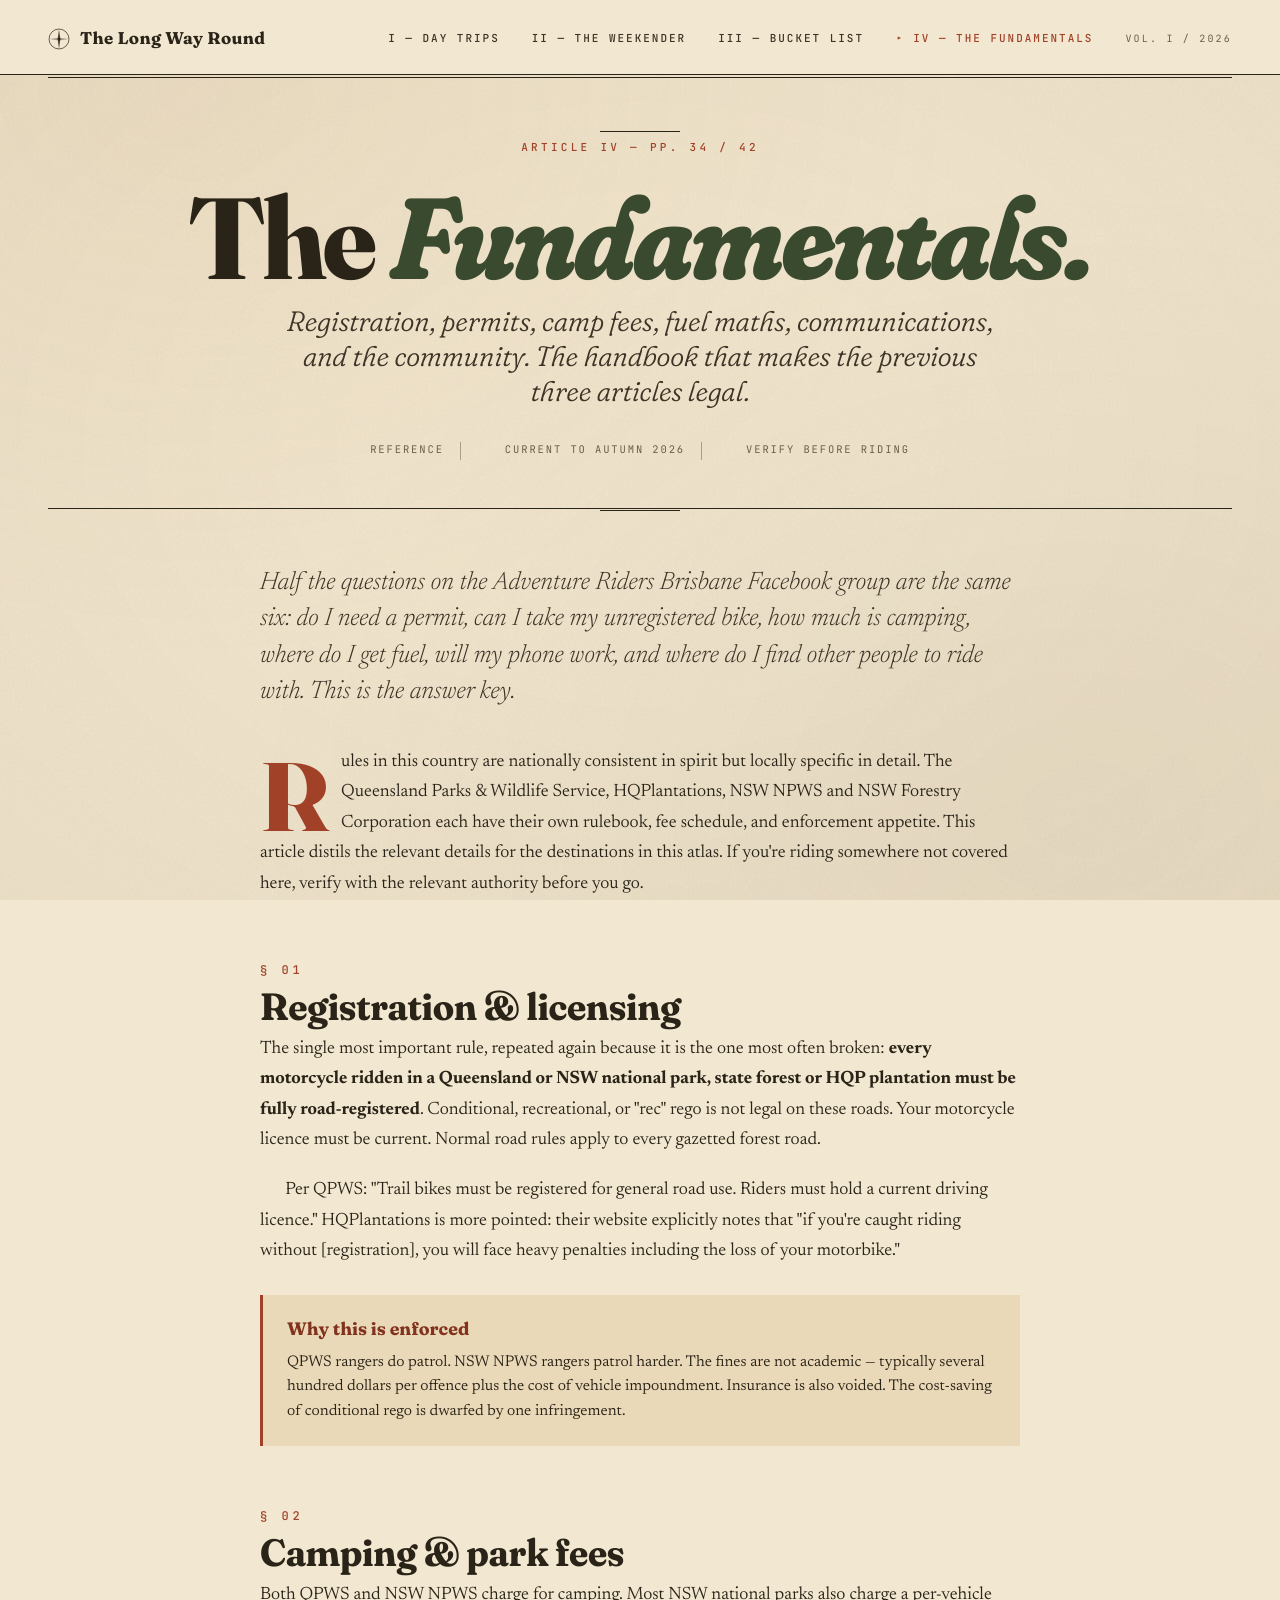
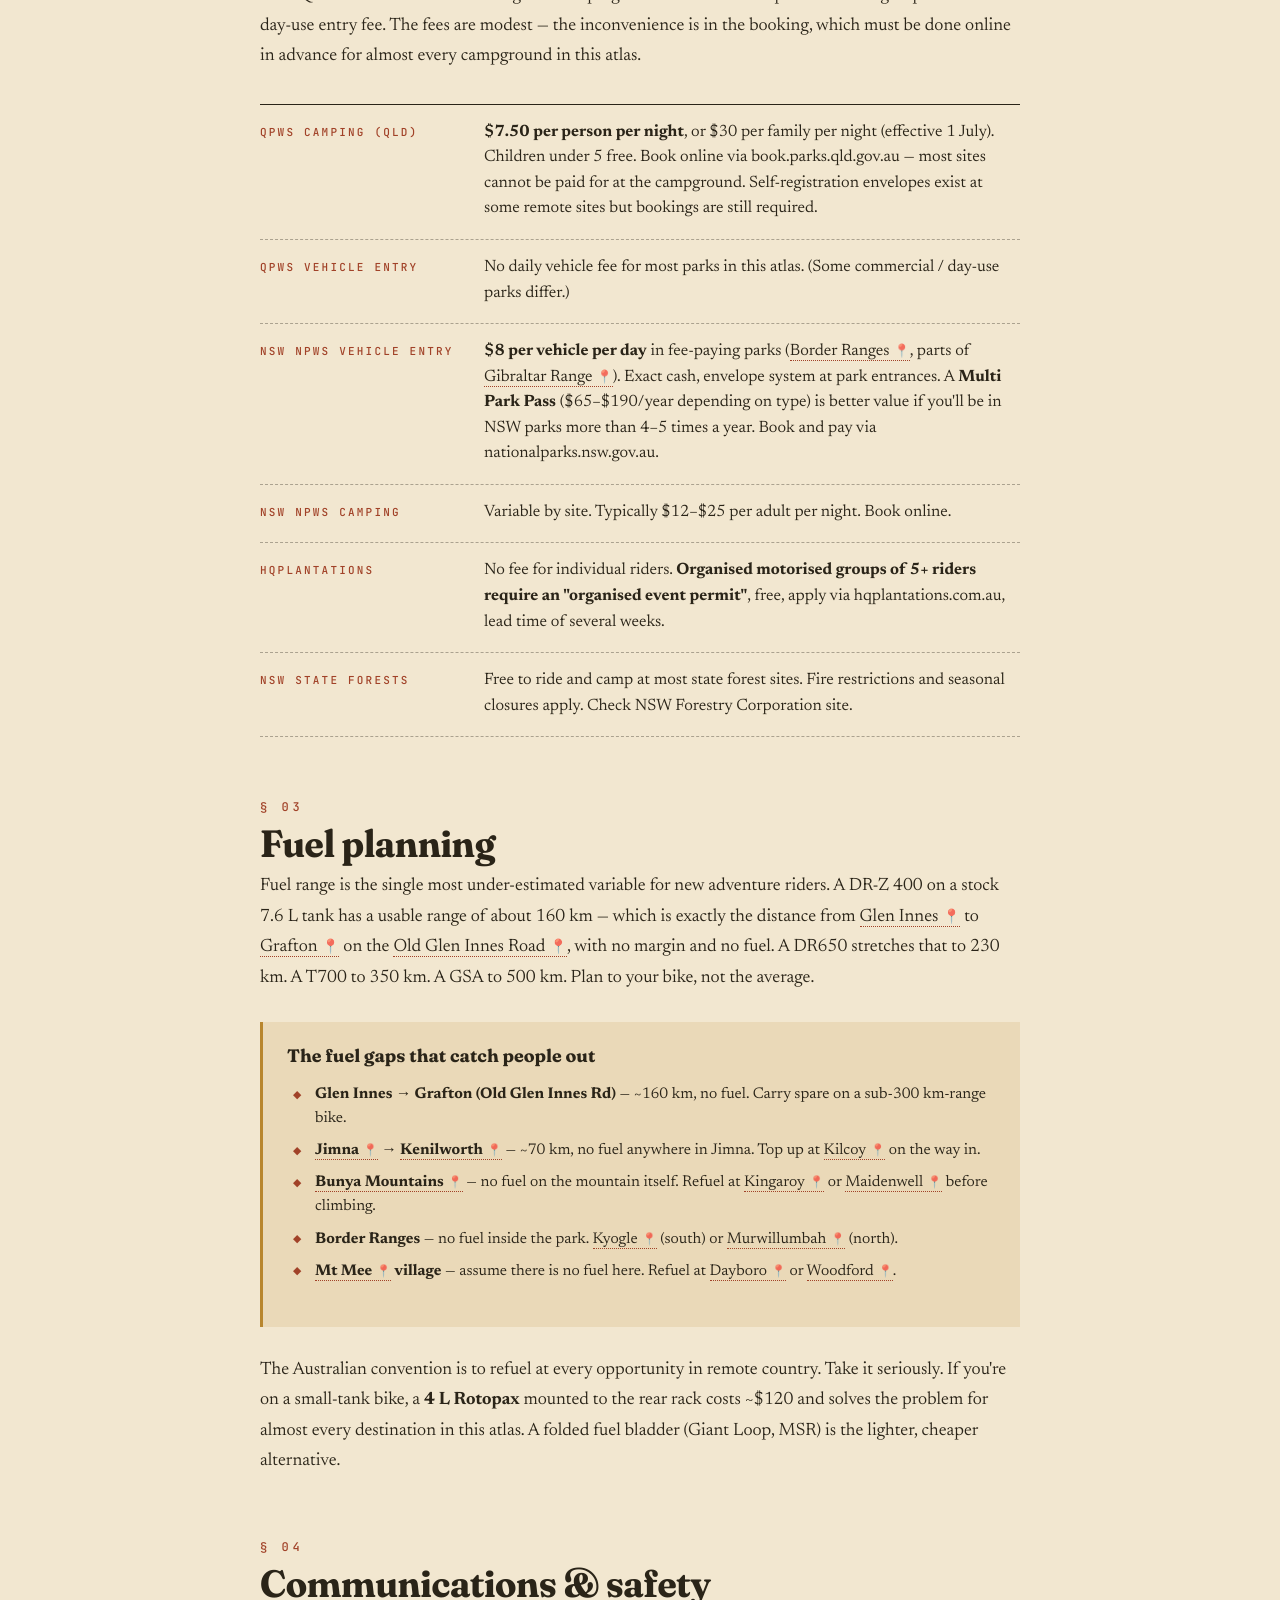
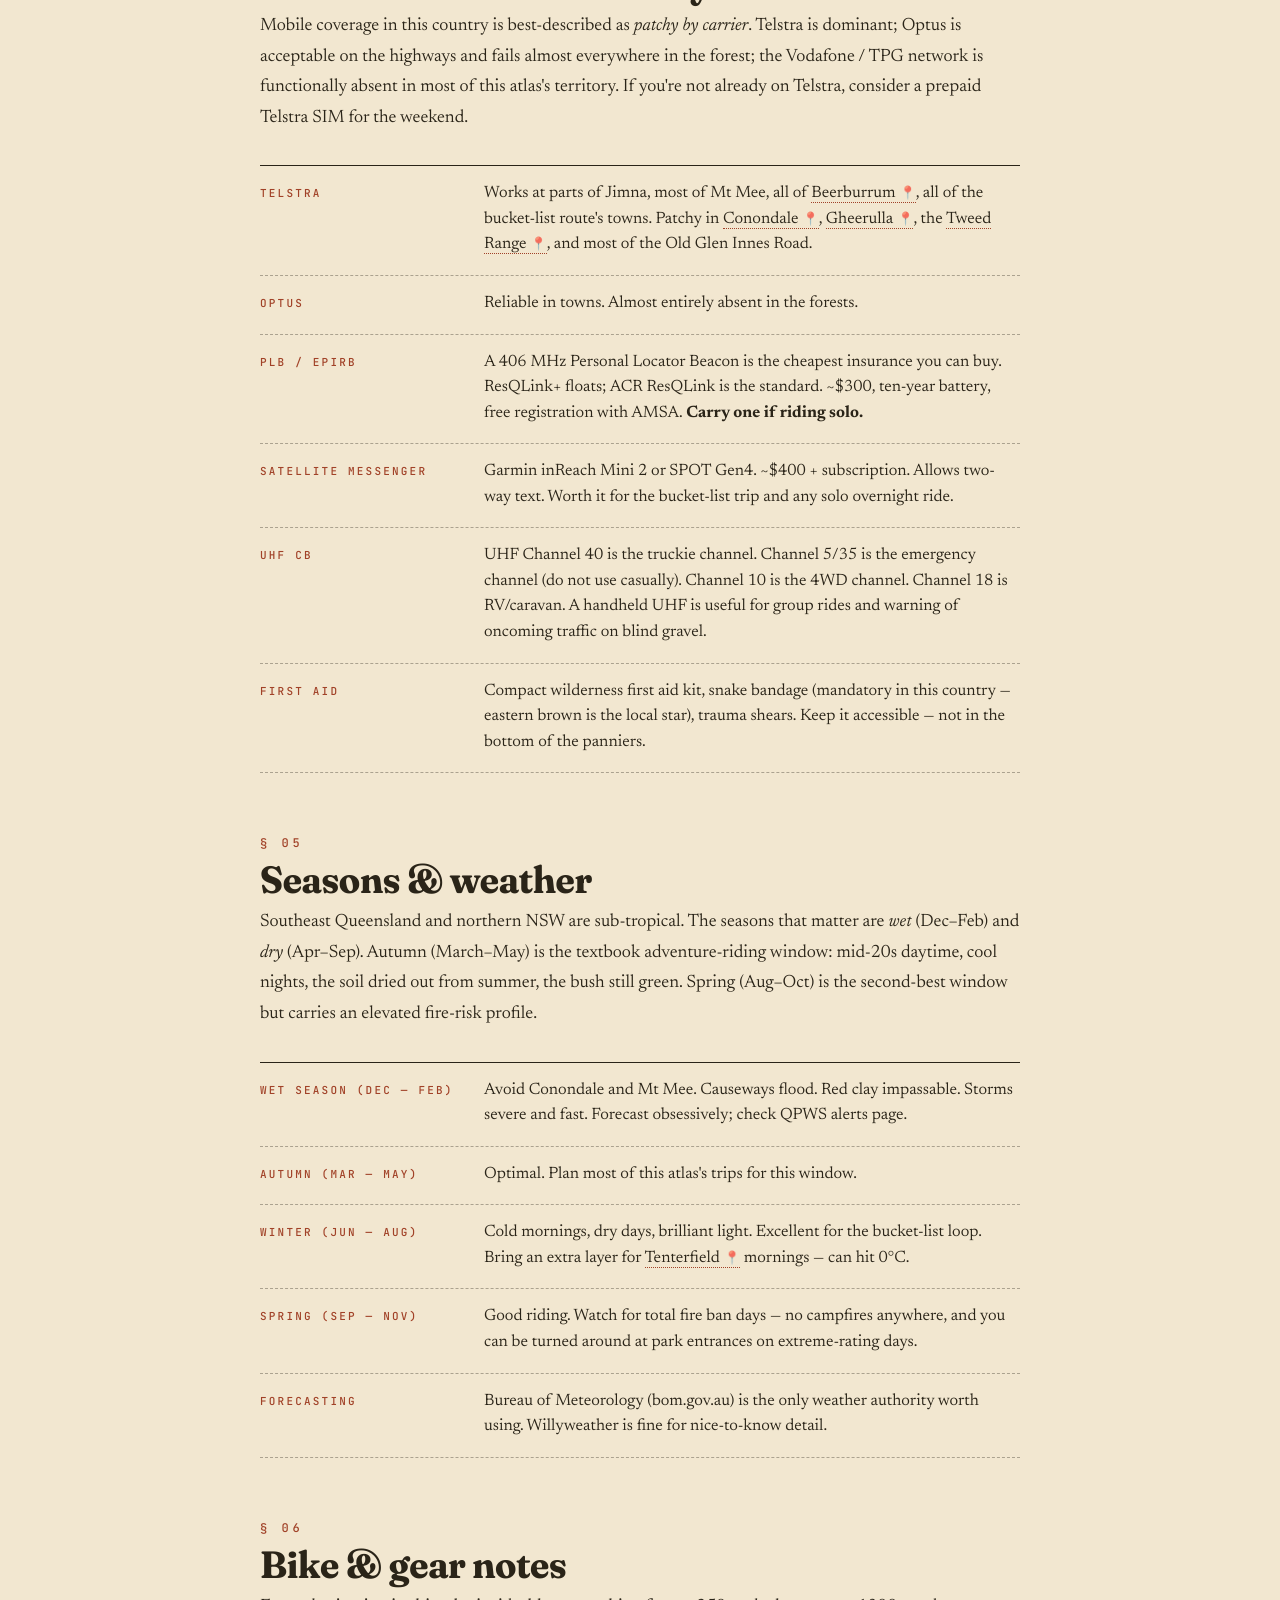
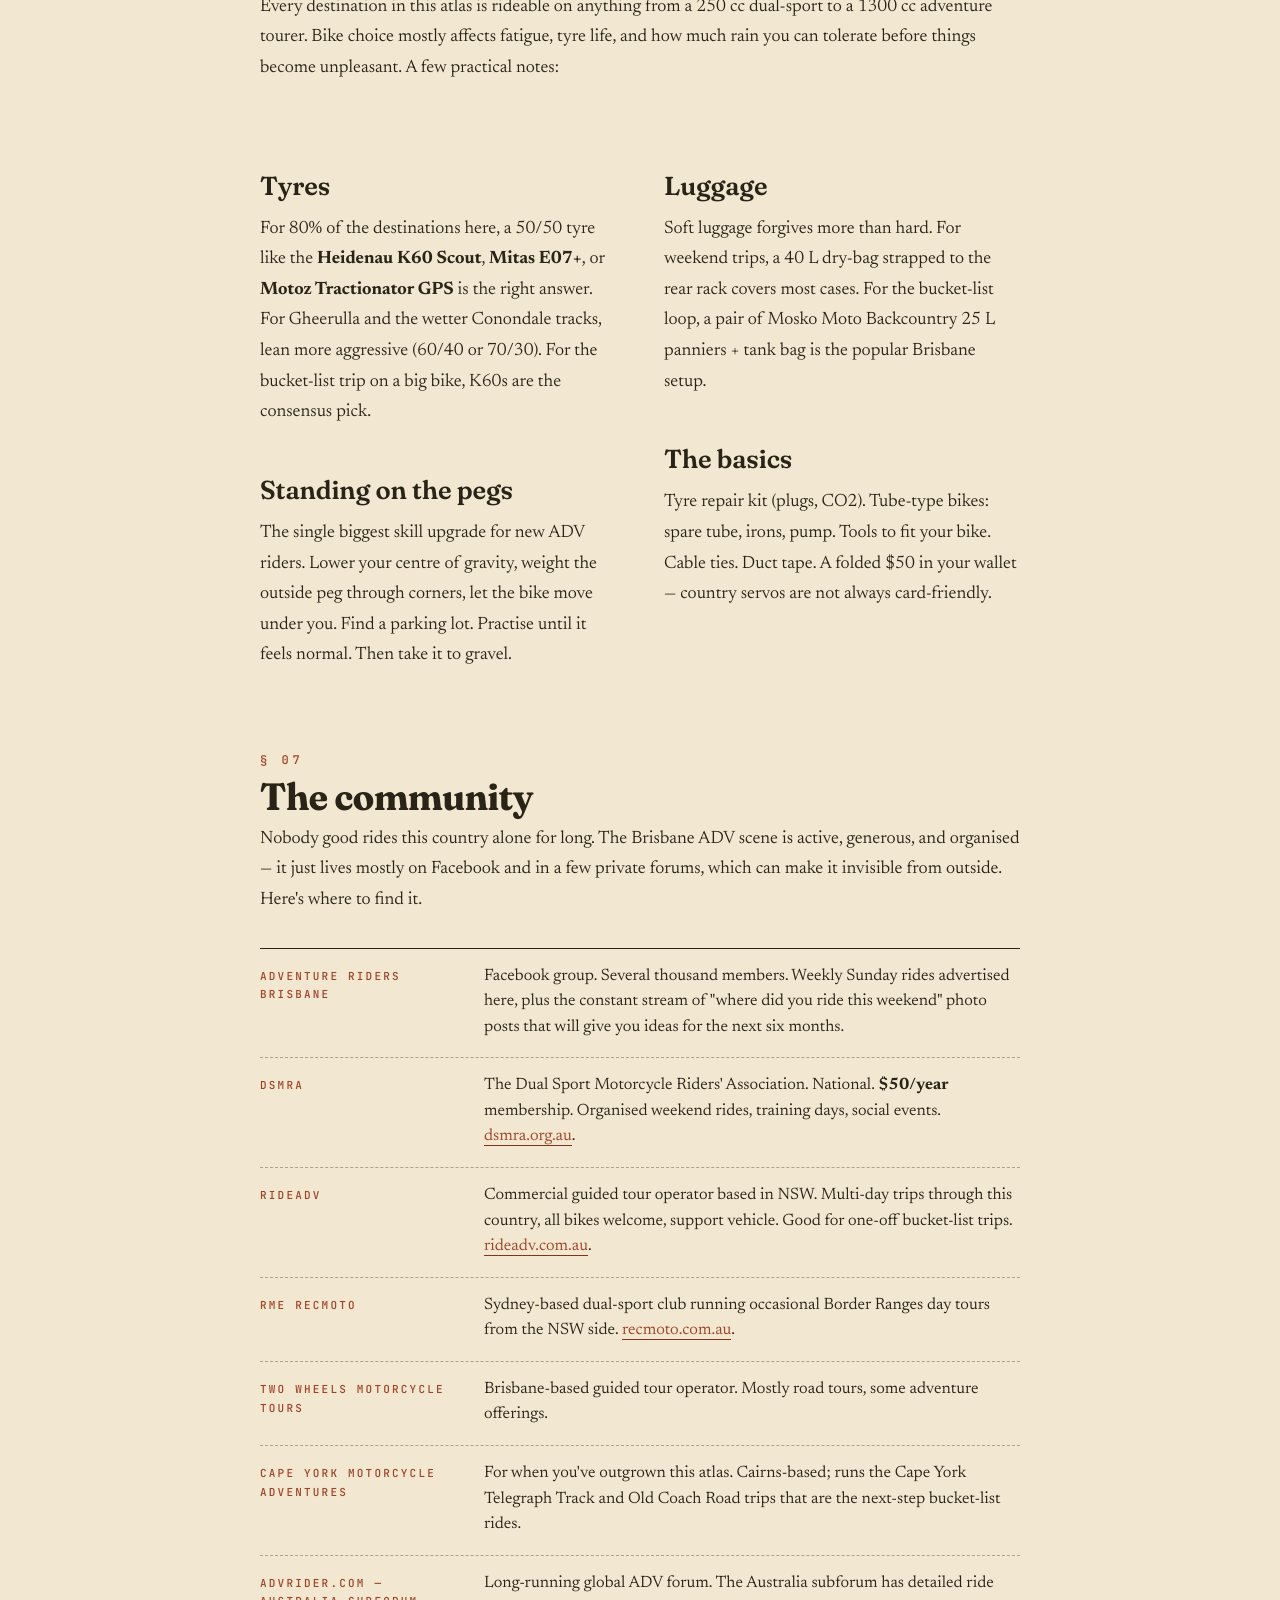
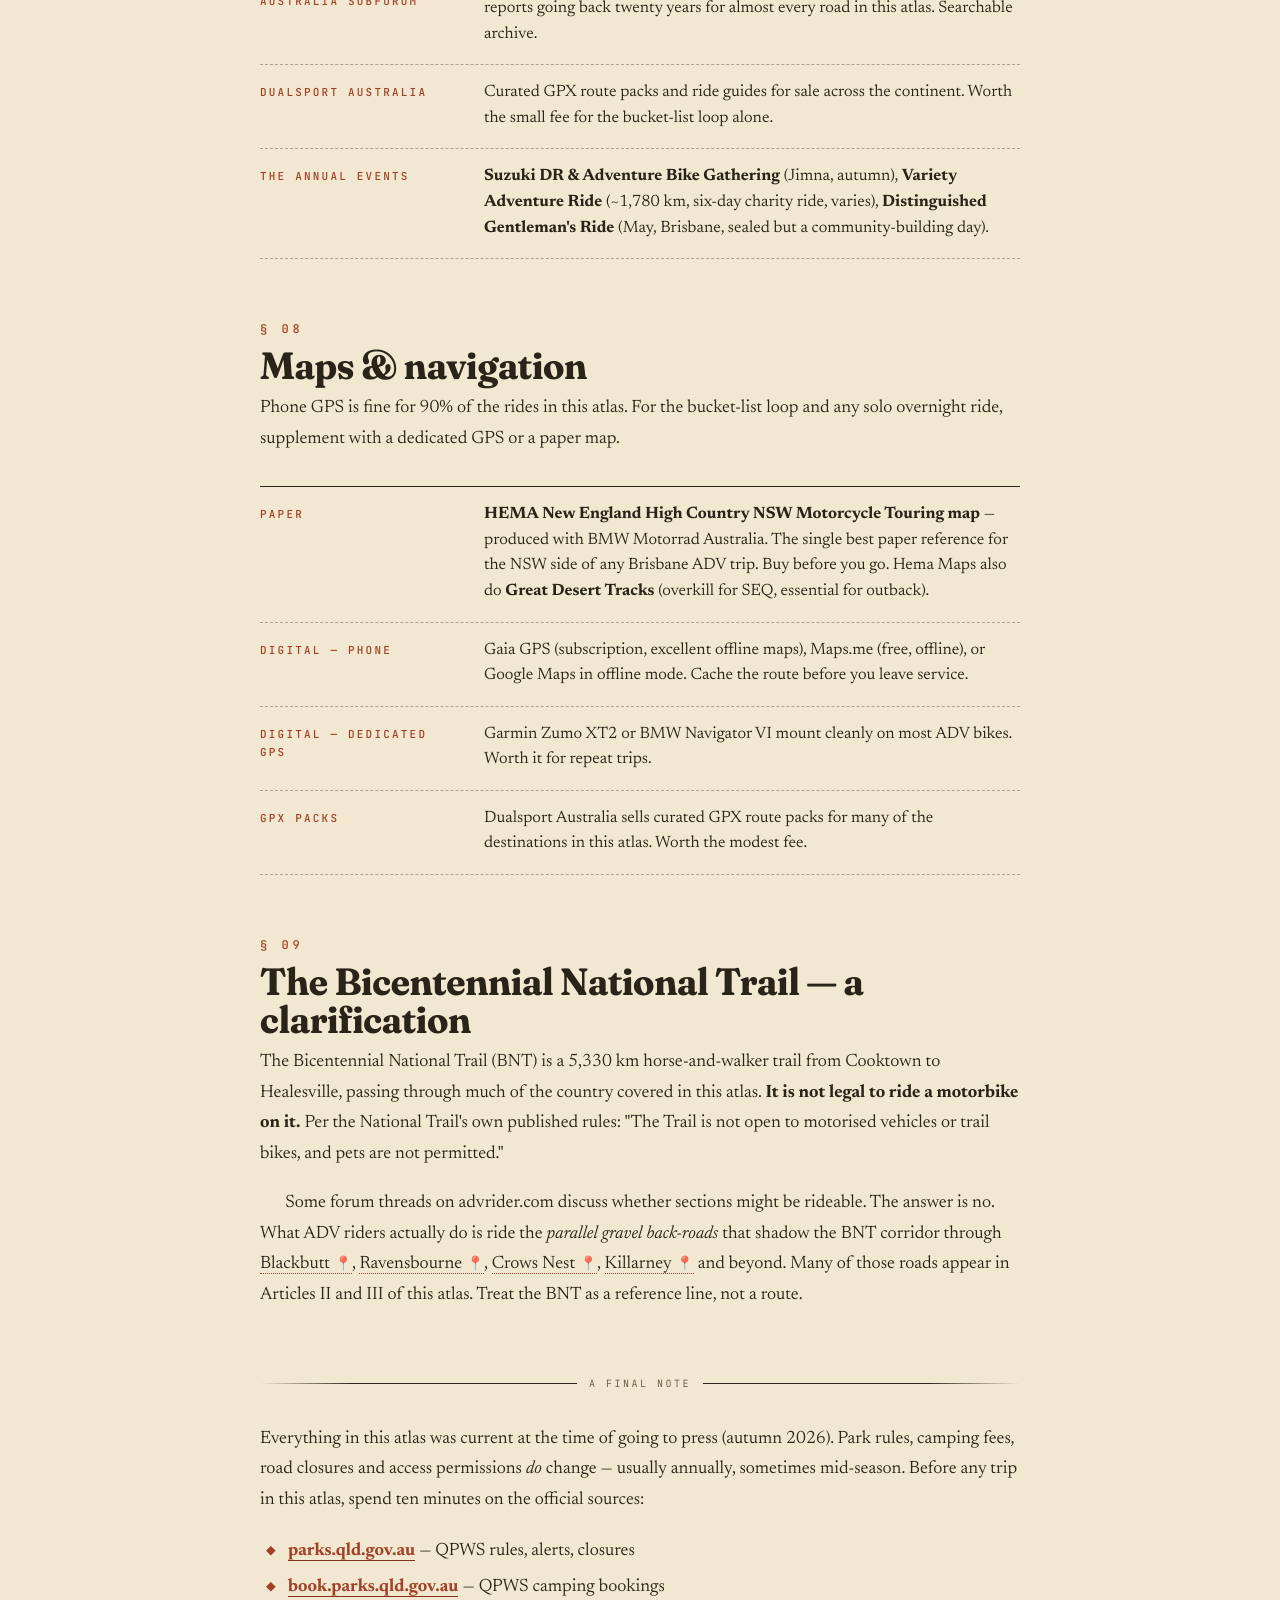
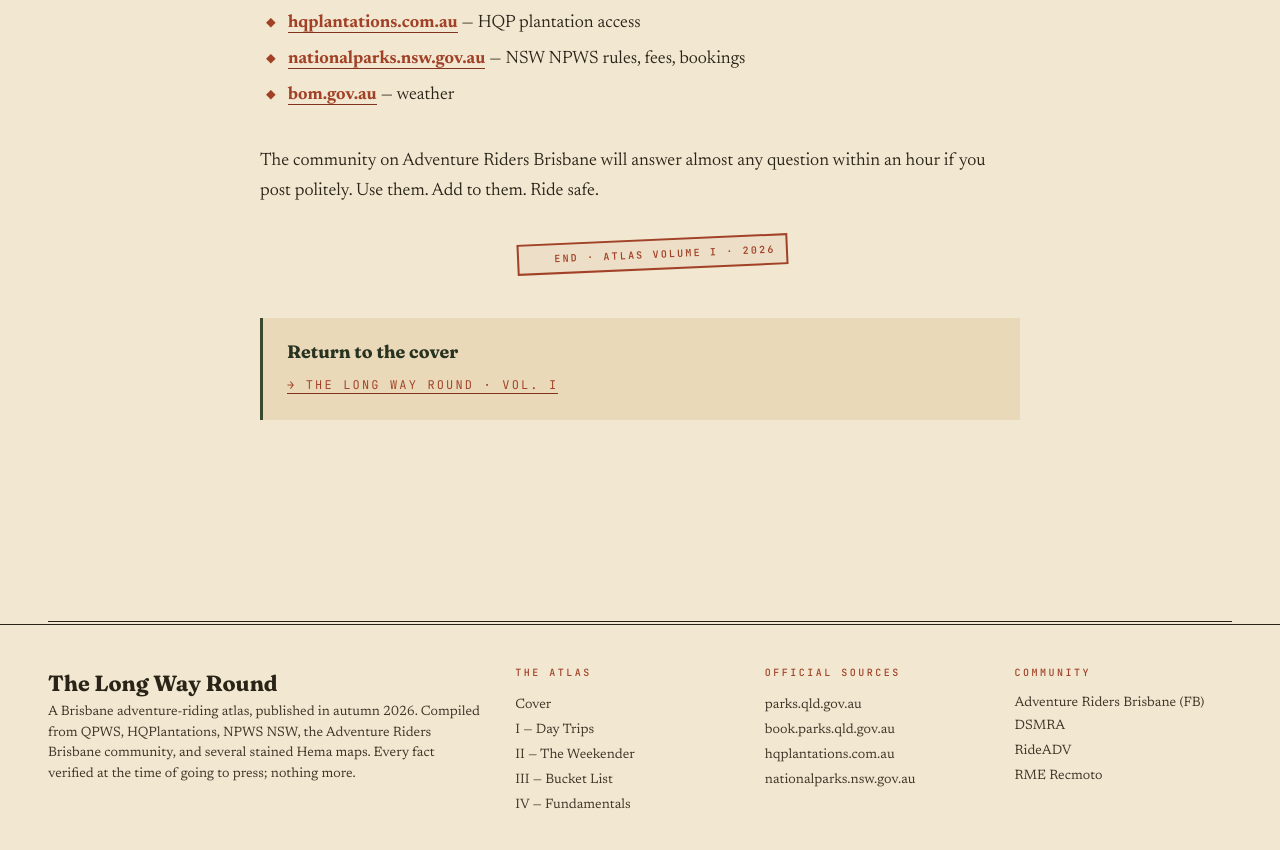
<file: fundamentals.html>
<!DOCTYPE html>
<html lang="en">
<head>
<meta charset="UTF-8">
<meta name="viewport" content="width=device-width, initial-scale=1.0">
<title>Article IV — The Fundamentals · The Long Way Round</title>
<link rel="stylesheet" href="style.css?v=f16cd14">
</head>
<body>

<nav class="atlas-nav">
  <a href="index.html" class="atlas-nav-brand">
    <svg width="22" height="22" viewBox="0 0 32 32" fill="none">
      <circle cx="16" cy="16" r="14.5" stroke="currentColor" stroke-width="1"/>
      <circle cx="16" cy="16" r="2" fill="currentColor"/>
      <path d="M16 2 L18 16 L16 30 L14 16 Z" fill="currentColor" opacity="0.85"/>
      <path d="M2 16 L16 14 L30 16 L16 18 Z" fill="currentColor" opacity="0.4"/>
    </svg>
    The Long Way Round
  </a>
  <div class="atlas-nav-meta">
    <a href="day-trips.html">I — Day Trips</a>
    <a href="weekender.html">II — The Weekender</a>
    <a href="bucket-list.html">III — Bucket List</a>
    <a href="fundamentals.html" class="current">IV — The Fundamentals</a>
    <span class="atlas-nav-issue">VOL. I / 2026</span>
  </div>
</nav>

<main class="article">

  <header class="article-head fade-up">
    <div class="article-num">Article IV — pp. 34 / 42</div>
    <h1 class="article-title">The <span class="em">Fundamentals.</span></h1>
    <p class="article-sub">
      Registration, permits, camp fees, fuel maths, communications, and the community. The handbook that makes the previous three articles legal.
    </p>
    <div class="article-meta">
      <span>Reference</span>
      <span>Current to autumn 2026</span>
      <span>Verify before riding</span>
    </div>
  </header>

  <div class="article-body">

    <p class="lede">
      Half the questions on the Adventure Riders Brisbane Facebook group are the same six: do I need a permit, can I take my unregistered bike, how much is camping, where do I get fuel, will my phone work, and where do I find other people to ride with. This is the answer key.
    </p>

    <p class="dropcap" style="margin-top: 36px;">
      Rules in this country are nationally consistent in spirit but locally specific in detail. The
      Queensland Parks &amp; Wildlife Service, HQPlantations, NSW NPWS and NSW Forestry Corporation each
      have their own rulebook, fee schedule, and enforcement appetite. This article distils the relevant
      details for the destinations in this atlas. If you're riding somewhere not covered here, verify
      with the relevant authority before you go.
    </p>

    <!-- ============ SECTION 1: REGISTRATION ============ -->

    <h2><span class="h2num">§ 01</span>Registration &amp; licensing</h2>

    <p>
      The single most important rule, repeated again because it is the one most often broken:
      <strong>every motorcycle ridden in a Queensland or NSW national park, state forest or HQP
      plantation must be fully road-registered</strong>. Conditional, recreational, or "rec" rego is
      not legal on these roads. Your motorcycle licence must be current. Normal road rules apply to
      every gazetted forest road.
    </p>

    <p>
      Per QPWS: "Trail bikes must be registered for general road use. Riders must hold a current driving
      licence." HQPlantations is more pointed: their website explicitly notes that "if you're caught
      riding without [registration], you will face heavy penalties including the loss of your motorbike."
    </p>

    <div class="callout brick">
      <span class="callout-title">Why this is enforced</span>
      QPWS rangers do patrol. NSW NPWS rangers patrol harder. The fines are not academic — typically several hundred dollars per offence plus the cost of vehicle impoundment. Insurance is also voided. The cost-saving of conditional rego is dwarfed by one infringement.
    </div>

    <!-- ============ SECTION 2: FEES ============ -->

    <h2><span class="h2num">§ 02</span>Camping &amp; park fees</h2>

    <p>
      Both QPWS and NSW NPWS charge for camping. Most NSW national parks also charge a per-vehicle
      day-use entry fee. The fees are modest — the inconvenience is in the booking, which must be done
      online in advance for almost every campground in this atlas.
    </p>

    <dl class="data-list">
      <div>
        <dt>QPWS camping (QLD)</dt>
        <dd>
          <strong>$7.50 per person per night</strong>, or $30 per family per night (effective 1 July).
          Children under 5 free. Book online via book.parks.qld.gov.au — most sites cannot be paid for at the campground. Self-registration envelopes exist at some remote sites but bookings are still required.
        </dd>
      </div>
      <div>
        <dt>QPWS vehicle entry</dt>
        <dd>No daily vehicle fee for most parks in this atlas. (Some commercial / day-use parks differ.)</dd>
      </div>
      <div>
        <dt>NSW NPWS vehicle entry</dt>
        <dd>
          <strong>$8 per vehicle per day</strong> in fee-paying parks (<a href="https://www.google.com/maps/search/?api=1&query=Border%20Ranges%20National%20Park%20NSW%20Australia" target="_blank" rel="noopener noreferrer" class="map-link">Border Ranges</a>, parts of <a href="https://www.google.com/maps/search/?api=1&query=Gibraltar%20Range%20National%20Park%20NSW" target="_blank" rel="noopener noreferrer" class="map-link">Gibraltar Range</a>). Exact cash, envelope system at park entrances. A <strong>Multi Park Pass</strong> ($65–$190/year depending on type) is better value if you'll be in NSW parks more than 4–5 times a year. Book and pay via nationalparks.nsw.gov.au.
        </dd>
      </div>
      <div>
        <dt>NSW NPWS camping</dt>
        <dd>Variable by site. Typically $12–$25 per adult per night. Book online.</dd>
      </div>
      <div>
        <dt>HQPlantations</dt>
        <dd>No fee for individual riders. <strong>Organised motorised groups of 5+ riders require an "organised event permit"</strong>, free, apply via hqplantations.com.au, lead time of several weeks.</dd>
      </div>
      <div>
        <dt>NSW State Forests</dt>
        <dd>Free to ride and camp at most state forest sites. Fire restrictions and seasonal closures apply. Check NSW Forestry Corporation site.</dd>
      </div>
    </dl>

    <!-- ============ SECTION 3: FUEL ============ -->

    <h2><span class="h2num">§ 03</span>Fuel planning</h2>

    <p>
      Fuel range is the single most under-estimated variable for new adventure riders. A DR-Z 400 on a
      stock 7.6 L tank has a usable range of about 160 km — which is exactly the distance from <a href="https://www.google.com/maps/search/?api=1&query=Glen%20Innes%20NSW%202370" target="_blank" rel="noopener noreferrer" class="map-link">Glen
      Innes</a> to <a href="https://www.google.com/maps/search/?api=1&query=Grafton%20NSW%202460" target="_blank" rel="noopener noreferrer" class="map-link">Grafton</a> on the <a href="https://www.google.com/maps/search/?api=1&query=Old%20Glen%20Innes%20Road%20NSW%20Australia" target="_blank" rel="noopener noreferrer" class="map-link">Old Glen Innes Road</a>, with no margin and no fuel. A DR650 stretches that to
      230 km. A T700 to 350 km. A GSA to 500 km. Plan to your bike, not the average.
    </p>

    <div class="callout ochre">
      <span class="callout-title">The fuel gaps that catch people out</span>
      <ul style="margin-top: 10px; padding-left: 0;">
        <li><strong>Glen Innes → Grafton (Old Glen Innes Rd)</strong> — ~160 km, no fuel. Carry spare on a sub-300 km-range bike.</li>
        <li><strong><a href="https://www.google.com/maps/search/?api=1&query=Jimna%20QLD%204515" target="_blank" rel="noopener noreferrer" class="map-link">Jimna</a> → <a href="https://www.google.com/maps/search/?api=1&query=Kenilworth%20QLD%204574" target="_blank" rel="noopener noreferrer" class="map-link">Kenilworth</a></strong> — ~70 km, no fuel anywhere in Jimna. Top up at <a href="https://www.google.com/maps/search/?api=1&query=Kilcoy%20QLD%204515" target="_blank" rel="noopener noreferrer" class="map-link">Kilcoy</a> on the way in.</li>
        <li><strong><a href="https://www.google.com/maps/search/?api=1&query=Bunya%20Mountains%20National%20Park%20Queensland" target="_blank" rel="noopener noreferrer" class="map-link">Bunya Mountains</a></strong> — no fuel on the mountain itself. Refuel at <a href="https://www.google.com/maps/search/?api=1&query=Kingaroy%20QLD%204610" target="_blank" rel="noopener noreferrer" class="map-link">Kingaroy</a> or <a href="https://www.google.com/maps/search/?api=1&query=Maidenwell%20QLD%204615" target="_blank" rel="noopener noreferrer" class="map-link">Maidenwell</a> before climbing.</li>
        <li><strong>Border Ranges</strong> — no fuel inside the park. <a href="https://www.google.com/maps/search/?api=1&query=Kyogle%20NSW%202474" target="_blank" rel="noopener noreferrer" class="map-link">Kyogle</a> (south) or <a href="https://www.google.com/maps/search/?api=1&query=Murwillumbah%20NSW%202484" target="_blank" rel="noopener noreferrer" class="map-link">Murwillumbah</a> (north).</li>
        <li><strong><a href="https://www.google.com/maps/search/?api=1&query=Mount%20Mee%20QLD%204521" target="_blank" rel="noopener noreferrer" class="map-link">Mt Mee</a> village</strong> — assume there is no fuel here. Refuel at <a href="https://www.google.com/maps/search/?api=1&query=Dayboro%20QLD%204521" target="_blank" rel="noopener noreferrer" class="map-link">Dayboro</a> or <a href="https://www.google.com/maps/search/?api=1&query=Woodford%20QLD%204514" target="_blank" rel="noopener noreferrer" class="map-link">Woodford</a>.</li>
      </ul>
    </div>

    <p>
      The Australian convention is to refuel at every opportunity in remote country. Take it seriously.
      If you're on a small-tank bike, a <strong>4 L Rotopax</strong> mounted to the rear rack costs
      ~$120 and solves the problem for almost every destination in this atlas. A folded fuel bladder
      (Giant Loop, MSR) is the lighter, cheaper alternative.
    </p>

    <!-- ============ SECTION 4: COMMS ============ -->

    <h2><span class="h2num">§ 04</span>Communications &amp; safety</h2>

    <p>
      Mobile coverage in this country is best-described as <em>patchy by carrier</em>. Telstra is
      dominant; Optus is acceptable on the highways and fails almost everywhere in the forest; the
      Vodafone / TPG network is functionally absent in most of this atlas's territory. If you're not
      already on Telstra, consider a prepaid Telstra SIM for the weekend.
    </p>

    <dl class="data-list">
      <div>
        <dt>Telstra</dt>
        <dd>Works at parts of Jimna, most of Mt Mee, all of <a href="https://www.google.com/maps/search/?api=1&query=Beerburrum%20QLD%204517" target="_blank" rel="noopener noreferrer" class="map-link">Beerburrum</a>, all of the bucket-list route's towns. Patchy in <a href="https://www.google.com/maps/search/?api=1&query=Conondale%20QLD%204552" target="_blank" rel="noopener noreferrer" class="map-link">Conondale</a>, <a href="https://www.google.com/maps/search/?api=1&query=Gheerulla%20QLD%204574" target="_blank" rel="noopener noreferrer" class="map-link">Gheerulla</a>, the <a href="https://www.google.com/maps/search/?api=1&query=Tweed%20Range%20Border%20Ranges%20National%20Park%20NSW" target="_blank" rel="noopener noreferrer" class="map-link">Tweed Range</a>, and most of the Old Glen Innes Road.</dd>
      </div>
      <div>
        <dt>Optus</dt>
        <dd>Reliable in towns. Almost entirely absent in the forests.</dd>
      </div>
      <div>
        <dt>PLB / EPIRB</dt>
        <dd>A 406 MHz Personal Locator Beacon is the cheapest insurance you can buy. ResQLink+ floats; ACR ResQLink is the standard. ~$300, ten-year battery, free registration with AMSA. <strong>Carry one if riding solo.</strong></dd>
      </div>
      <div>
        <dt>Satellite messenger</dt>
        <dd>Garmin inReach Mini 2 or SPOT Gen4. ~$400 + subscription. Allows two-way text. Worth it for the bucket-list trip and any solo overnight ride.</dd>
      </div>
      <div>
        <dt>UHF CB</dt>
        <dd>UHF Channel 40 is the truckie channel. Channel 5/35 is the emergency channel (do not use casually). Channel 10 is the 4WD channel. Channel 18 is RV/caravan. A handheld UHF is useful for group rides and warning of oncoming traffic on blind gravel.</dd>
      </div>
      <div>
        <dt>First aid</dt>
        <dd>Compact wilderness first aid kit, snake bandage (mandatory in this country — eastern brown is the local star), trauma shears. Keep it accessible — not in the bottom of the panniers.</dd>
      </div>
    </dl>

    <!-- ============ SECTION 5: SEASONS ============ -->

    <h2><span class="h2num">§ 05</span>Seasons &amp; weather</h2>

    <p>
      Southeast Queensland and northern NSW are sub-tropical. The seasons that matter are <em>wet</em>
      (Dec–Feb) and <em>dry</em> (Apr–Sep). Autumn (March–May) is the textbook adventure-riding window:
      mid-20s daytime, cool nights, the soil dried out from summer, the bush still green. Spring
      (Aug–Oct) is the second-best window but carries an elevated fire-risk profile.
    </p>

    <dl class="data-list">
      <div>
        <dt>Wet season (Dec — Feb)</dt>
        <dd>Avoid Conondale and Mt Mee. Causeways flood. Red clay impassable. Storms severe and fast. Forecast obsessively; check QPWS alerts page.</dd>
      </div>
      <div>
        <dt>Autumn (Mar — May)</dt>
        <dd>Optimal. Plan most of this atlas's trips for this window.</dd>
      </div>
      <div>
        <dt>Winter (Jun — Aug)</dt>
        <dd>Cold mornings, dry days, brilliant light. Excellent for the bucket-list loop. Bring an extra layer for <a href="https://www.google.com/maps/search/?api=1&query=Tenterfield%20NSW%202372" target="_blank" rel="noopener noreferrer" class="map-link">Tenterfield</a> mornings — can hit 0°C.</dd>
      </div>
      <div>
        <dt>Spring (Sep — Nov)</dt>
        <dd>Good riding. Watch for total fire ban days — no campfires anywhere, and you can be turned around at park entrances on extreme-rating days.</dd>
      </div>
      <div>
        <dt>Forecasting</dt>
        <dd>Bureau of Meteorology (bom.gov.au) is the only weather authority worth using. Willyweather is fine for nice-to-know detail.</dd>
      </div>
    </dl>

    <!-- ============ SECTION 6: BIKE & GEAR ============ -->

    <h2><span class="h2num">§ 06</span>Bike &amp; gear notes</h2>

    <p>
      Every destination in this atlas is rideable on anything from a 250 cc dual-sport to a 1300 cc
      adventure tourer. Bike choice mostly affects fatigue, tyre life, and how much rain you can
      tolerate before things become unpleasant. A few practical notes:
    </p>

    <div class="split-2col">

      <div>
        <h3>Tyres</h3>
        <p>
          For 80% of the destinations here, a 50/50 tyre like the <strong>Heidenau K60 Scout</strong>,
          <strong>Mitas E07+</strong>, or <strong>Motoz Tractionator GPS</strong> is the right answer.
          For Gheerulla and the wetter Conondale tracks, lean more aggressive (60/40 or 70/30). For the
          bucket-list trip on a big bike, K60s are the consensus pick.
        </p>

        <h3>Standing on the pegs</h3>
        <p>
          The single biggest skill upgrade for new ADV riders. Lower your centre of gravity, weight the
          outside peg through corners, let the bike move under you. Find a parking lot. Practise until it
          feels normal. Then take it to gravel.
        </p>
      </div>

      <div>
        <h3>Luggage</h3>
        <p>
          Soft luggage forgives more than hard. For weekend trips, a 40 L dry-bag strapped to the rear
          rack covers most cases. For the bucket-list loop, a pair of Mosko Moto Backcountry 25 L
          panniers + tank bag is the popular Brisbane setup.
        </p>

        <h3>The basics</h3>
        <p>
          Tyre repair kit (plugs, CO2). Tube-type bikes: spare tube, irons, pump. Tools to fit your
          bike. Cable ties. Duct tape. A folded $50 in your wallet — country servos are not always
          card-friendly.
        </p>
      </div>

    </div>

    <!-- ============ SECTION 7: COMMUNITY ============ -->

    <h2><span class="h2num">§ 07</span>The community</h2>

    <p>
      Nobody good rides this country alone for long. The Brisbane ADV scene is active, generous, and
      organised — it just lives mostly on Facebook and in a few private forums, which can make it
      invisible from outside. Here's where to find it.
    </p>

    <dl class="data-list">
      <div>
        <dt>Adventure Riders Brisbane</dt>
        <dd>Facebook group. Several thousand members. Weekly Sunday rides advertised here, plus the constant stream of "where did you ride this weekend" photo posts that will give you ideas for the next six months.</dd>
      </div>
      <div>
        <dt>DSMRA</dt>
        <dd>The Dual Sport Motorcycle Riders' Association. National. <strong>$50/year</strong> membership. Organised weekend rides, training days, social events. <a href="https://www.dsmra.org.au" target="_blank" rel="noopener">dsmra.org.au</a>.</dd>
      </div>
      <div>
        <dt>RideADV</dt>
        <dd>Commercial guided tour operator based in NSW. Multi-day trips through this country, all bikes welcome, support vehicle. Good for one-off bucket-list trips. <a href="https://www.rideadv.com.au" target="_blank" rel="noopener">rideadv.com.au</a>.</dd>
      </div>
      <div>
        <dt>RME Recmoto</dt>
        <dd>Sydney-based dual-sport club running occasional Border Ranges day tours from the NSW side. <a href="https://www.recmoto.com.au" target="_blank" rel="noopener">recmoto.com.au</a>.</dd>
      </div>
      <div>
        <dt>Two Wheels Motorcycle Tours</dt>
        <dd>Brisbane-based guided tour operator. Mostly road tours, some adventure offerings.</dd>
      </div>
      <div>
        <dt>Cape York Motorcycle Adventures</dt>
        <dd>For when you've outgrown this atlas. Cairns-based; runs the Cape York Telegraph Track and Old Coach Road trips that are the next-step bucket-list rides.</dd>
      </div>
      <div>
        <dt>advrider.com — Australia subforum</dt>
        <dd>Long-running global ADV forum. The Australia subforum has detailed ride reports going back twenty years for almost every road in this atlas. Searchable archive.</dd>
      </div>
      <div>
        <dt>Dualsport Australia</dt>
        <dd>Curated GPX route packs and ride guides for sale across the continent. Worth the small fee for the bucket-list loop alone.</dd>
      </div>
      <div>
        <dt>The annual events</dt>
        <dd><strong>Suzuki DR &amp; Adventure Bike Gathering</strong> (Jimna, autumn), <strong>Variety Adventure Ride</strong> (~1,780 km, six-day charity ride, varies), <strong>Distinguished Gentleman's Ride</strong> (May, Brisbane, sealed but a community-building day).</dd>
      </div>
    </dl>

    <!-- ============ SECTION 8: MAPS & NAV ============ -->

    <h2><span class="h2num">§ 08</span>Maps &amp; navigation</h2>

    <p>
      Phone GPS is fine for 90% of the rides in this atlas. For the bucket-list loop and any solo
      overnight ride, supplement with a dedicated GPS or a paper map.
    </p>

    <dl class="data-list">
      <div>
        <dt>Paper</dt>
        <dd><strong>HEMA New England High Country NSW Motorcycle Touring map</strong> — produced with BMW Motorrad Australia. The single best paper reference for the NSW side of any Brisbane ADV trip. Buy before you go. Hema Maps also do <strong>Great Desert Tracks</strong> (overkill for SEQ, essential for outback).</dd>
      </div>
      <div>
        <dt>Digital — phone</dt>
        <dd>Gaia GPS (subscription, excellent offline maps), Maps.me (free, offline), or Google Maps in offline mode. Cache the route before you leave service.</dd>
      </div>
      <div>
        <dt>Digital — dedicated GPS</dt>
        <dd>Garmin Zumo XT2 or BMW Navigator VI mount cleanly on most ADV bikes. Worth it for repeat trips.</dd>
      </div>
      <div>
        <dt>GPX packs</dt>
        <dd>Dualsport Australia sells curated GPX route packs for many of the destinations in this atlas. Worth the modest fee.</dd>
      </div>
    </dl>

    <!-- ============ SECTION 9: BNT ============ -->

    <h2><span class="h2num">§ 09</span>The Bicentennial National Trail — a clarification</h2>

    <p>
      The Bicentennial National Trail (BNT) is a 5,330 km horse-and-walker trail from Cooktown to
      Healesville, passing through much of the country covered in this atlas. <strong>It is not legal
      to ride a motorbike on it.</strong> Per the National Trail's own published rules: "The Trail is
      not open to motorised vehicles or trail bikes, and pets are not permitted."
    </p>

    <p>
      Some forum threads on advrider.com discuss whether sections might be rideable. The answer is no.
      What ADV riders actually do is ride the <em>parallel gravel back-roads</em> that shadow the BNT
      corridor through <a href="https://www.google.com/maps/search/?api=1&query=Blackbutt%20QLD%204314" target="_blank" rel="noopener noreferrer" class="map-link">Blackbutt</a>, <a href="https://www.google.com/maps/search/?api=1&query=Ravensbourne%20National%20Park%20Queensland" target="_blank" rel="noopener noreferrer" class="map-link">Ravensbourne</a>, <a href="https://www.google.com/maps/search/?api=1&query=Crows%20Nest%20QLD%204355" target="_blank" rel="noopener noreferrer" class="map-link">Crows Nest</a>, <a href="https://www.google.com/maps/search/?api=1&query=Killarney%20QLD%204373" target="_blank" rel="noopener noreferrer" class="map-link">Killarney</a> and beyond. Many of those roads
      appear in Articles II and III of this atlas. Treat the BNT as a reference line, not a route.
    </p>

    <!-- ============ CLOSING ============ -->

    <div class="section-rule">A FINAL NOTE</div>

    <p>
      Everything in this atlas was current at the time of going to press (autumn 2026). Park rules,
      camping fees, road closures and access permissions <em>do</em> change — usually annually, sometimes
      mid-season. Before any trip in this atlas, spend ten minutes on the official sources:
    </p>

    <ul style="margin-top: 16px;">
      <li><strong><a href="https://parks.qld.gov.au" target="_blank" rel="noopener">parks.qld.gov.au</a></strong> — QPWS rules, alerts, closures</li>
      <li><strong><a href="https://book.parks.qld.gov.au" target="_blank" rel="noopener">book.parks.qld.gov.au</a></strong> — QPWS camping bookings</li>
      <li><strong><a href="https://www.hqplantations.com.au" target="_blank" rel="noopener">hqplantations.com.au</a></strong> — HQP plantation access</li>
      <li><strong><a href="https://www.nationalparks.nsw.gov.au" target="_blank" rel="noopener">nationalparks.nsw.gov.au</a></strong> — NSW NPWS rules, fees, bookings</li>
      <li><strong><a href="https://www.bom.gov.au" target="_blank" rel="noopener">bom.gov.au</a></strong> — weather</li>
    </ul>

    <p style="margin-top: 32px;">
      The community on Adventure Riders Brisbane will answer almost any question within an hour if you
      post politely. Use them. Add to them. Ride safe.
    </p>

    <p class="next-article">
      <span class="stamp">END · ATLAS VOLUME I · 2026</span>
    </p>

    <div class="callout" style="margin-top: 48px;">
      <span class="callout-title">Return to the cover</span>
      <a href="index.html" class="next-article-link">→ The Long Way Round · Vol. I</a>
    </div>

  </div>

</main>

<footer class="atlas-foot">
  <div>
    <span class="foot-colophon">The Long Way Round</span>
    <p>A Brisbane adventure-riding atlas, published in autumn 2026. Compiled from QPWS, HQPlantations, NPWS NSW, the Adventure Riders Brisbane community, and several stained Hema maps. Every fact verified at the time of going to press; nothing more.</p>
  </div>
  <div>
    <h4>The Atlas</h4>
    <ul>
      <li><a href="index.html">Cover</a></li>
      <li><a href="day-trips.html">I — Day Trips</a></li>
      <li><a href="weekender.html">II — The Weekender</a></li>
      <li><a href="bucket-list.html">III — Bucket List</a></li>
      <li><a href="fundamentals.html">IV — Fundamentals</a></li>
    </ul>
  </div>
  <div>
    <h4>Official sources</h4>
    <ul>
      <li><a href="https://parks.qld.gov.au" target="_blank" rel="noopener">parks.qld.gov.au</a></li>
      <li><a href="https://book.parks.qld.gov.au" target="_blank" rel="noopener">book.parks.qld.gov.au</a></li>
      <li><a href="https://www.hqplantations.com.au" target="_blank" rel="noopener">hqplantations.com.au</a></li>
      <li><a href="https://www.nationalparks.nsw.gov.au" target="_blank" rel="noopener">nationalparks.nsw.gov.au</a></li>
    </ul>
  </div>
  <div>
    <h4>Community</h4>
    <ul>
      <li>Adventure Riders Brisbane (FB)</li>
      <li><a href="https://www.dsmra.org.au" target="_blank" rel="noopener">DSMRA</a></li>
      <li><a href="https://www.rideadv.com.au" target="_blank" rel="noopener">RideADV</a></li>
      <li><a href="https://www.recmoto.com.au" target="_blank" rel="noopener">RME Recmoto</a></li>
    </ul>
  </div>
</footer>

</body>
</html>
</file>
<file: style.css>
/* =========================================================
   THE LONG WAY ROUND — A BRISBANE ADVENTURE-RIDING ATLAS
   Vintage adventure atlas, c. 1962
   ========================================================= */

@import url('https://fonts.googleapis.com/css2?family=Fraunces:opsz,wght,SOFT@9..144,300..900,0..100&family=Newsreader:ital,opsz,wght@0,6..72,200..800;1,6..72,200..800&family=JetBrains+Mono:wght@400;500;700&display=swap');

:root {
  /* Paper */
  --paper:        #f2e7d0;
  --paper-deep:   #ead9b8;
  --paper-edge:   #d8c69e;
  --paper-shadow: rgba(60, 40, 20, 0.08);

  /* Ink */
  --ink:          #2a2418;
  --ink-soft:     #3d3326;
  --ink-fade:     #6a5d47;
  --ink-ghost:    rgba(42, 36, 24, 0.35);

  /* Accents */
  --green:        #3a4a2e;
  --green-deep:   #283220;
  --green-moss:   #5b6b3e;
  --ochre:        #b8862e;
  --ochre-soft:   #d4a548;
  --brick:        #a14228;
  --brick-deep:   #82331e;

  /* Type */
  --serif:        'Newsreader', 'Times New Roman', serif;
  --display:      'Fraunces', Georgia, serif;
  --mono:         'JetBrains Mono', 'Courier New', monospace;
}

* { box-sizing: border-box; margin: 0; padding: 0; }
html {
  scroll-behavior: smooth;
  /* Prevent iOS Safari from auto-inflating text on rotation */
  -webkit-text-size-adjust: 100%;
  text-size-adjust: 100%;
}

body {
  background: var(--paper);
  color: var(--ink);
  font-family: var(--serif);
  font-size: 17px;
  line-height: 1.65;
  font-weight: 380;
  -webkit-font-smoothing: antialiased;
  text-rendering: geometricPrecision;
  position: relative;
  min-height: 100vh;
  /* Hard guard against accidental horizontal scroll on small screens */
  overflow-x: hidden;
}

/* Responsive media — every image scales with its container by default. */
img, svg { max-width: 100%; height: auto; }
.plate img { height: 100%; } /* plates rely on cover-fill */

/* Paper grain — applied to body via pseudo-element */
body::before {
  content: '';
  position: fixed;
  inset: 0;
  pointer-events: none;
  z-index: 1;
  opacity: 0.55;
  background-image:
    url("data:image/svg+xml,%3Csvg viewBox='0 0 400 400' xmlns='http://www.w3.org/2000/svg'%3E%3Cfilter id='n'%3E%3CfeTurbulence type='fractalNoise' baseFrequency='0.85' numOctaves='3' stitchTiles='stitch'/%3E%3CfeColorMatrix values='0 0 0 0 0.4 0 0 0 0 0.3 0 0 0 0 0.15 0 0 0 0.12 0'/%3E%3C/filter%3E%3Crect width='100%25' height='100%25' filter='url(%23n)'/%3E%3C/svg%3E");
  mix-blend-mode: multiply;
}

/* Subtle paper tone variation */
body::after {
  content: '';
  position: fixed;
  inset: 0;
  pointer-events: none;
  z-index: 1;
  background:
    radial-gradient(ellipse at 15% 10%, rgba(180, 140, 80, 0.08), transparent 50%),
    radial-gradient(ellipse at 85% 90%, rgba(80, 60, 30, 0.06), transparent 55%),
    radial-gradient(ellipse at 50% 50%, transparent 30%, rgba(80, 50, 20, 0.04) 100%);
}

main, header, footer, nav { position: relative; z-index: 2; }

/* =========================================================
   TYPOGRAPHY
   ========================================================= */

.display {
  font-family: var(--display);
  font-variation-settings: 'opsz' 144, 'SOFT' 30;
  font-weight: 700;
  letter-spacing: -0.02em;
  line-height: 0.92;
  color: var(--ink);
}

.display-italic {
  font-style: italic;
  font-variation-settings: 'opsz' 144, 'SOFT' 80;
}

h1 { font-family: var(--display); font-weight: 800; line-height: 0.95; letter-spacing: -0.015em; }
h2 { font-family: var(--display); font-weight: 700; line-height: 1.0; letter-spacing: -0.01em; font-variation-settings: 'opsz' 72, 'SOFT' 50; }
h3 { font-family: var(--display); font-weight: 600; font-variation-settings: 'opsz' 36, 'SOFT' 50; letter-spacing: -0.005em; }
h4 { font-family: var(--display); font-weight: 500; font-variation-settings: 'opsz' 24, 'SOFT' 100; font-style: italic; }

.eyebrow {
  font-family: var(--mono);
  font-size: 11px;
  letter-spacing: 0.22em;
  text-transform: uppercase;
  color: var(--brick);
  font-weight: 500;
}

.eyebrow-ink {
  color: var(--ink-fade);
}

.kicker {
  font-family: var(--mono);
  font-size: 10px;
  letter-spacing: 0.3em;
  text-transform: uppercase;
  color: var(--ink-fade);
  font-weight: 500;
}

.lede {
  font-family: var(--serif);
  font-style: italic;
  font-size: 1.4em;
  line-height: 1.45;
  font-weight: 300;
  color: var(--ink-soft);
}

.dropcap::first-letter {
  font-family: var(--display);
  font-weight: 800;
  font-variation-settings: 'opsz' 144, 'SOFT' 0;
  float: left;
  font-size: 5.4em;
  line-height: 0.82;
  padding: 0.06em 0.12em 0 0;
  color: var(--brick);
  margin-top: 4px;
}

@media (max-width: 540px) {
  .dropcap::first-letter { font-size: 4.2em; padding-right: 0.08em; }
}

.pull-quote {
  font-family: var(--display);
  font-variation-settings: 'opsz' 72, 'SOFT' 100;
  font-style: italic;
  font-weight: 400;
  font-size: 2.2em;
  line-height: 1.15;
  color: var(--green-deep);
  margin: 1.5em 0;
  padding: 0.4em 0 0.4em 0;
  border-top: 1px solid var(--ink-ghost);
  border-bottom: 1px solid var(--ink-ghost);
  letter-spacing: -0.01em;
}

.pull-quote::before {
  content: '"';
  font-family: var(--display);
  font-style: italic;
  color: var(--brick);
  margin-right: 0.1em;
}
.pull-quote::after {
  content: '"';
  font-family: var(--display);
  font-style: italic;
  color: var(--brick);
  margin-left: 0.05em;
}

p { margin-bottom: 1em; }

a {
  color: var(--brick);
  text-decoration: none;
  border-bottom: 1px solid var(--brick-deep);
  transition: color 0.2s, border-color 0.2s;
}

a:hover {
  /* Darken text on hover and use ochre only for the underline accent — keeps
     contrast above WCAG AA. (var(--ochre) on var(--paper) is ~2.6:1.) */
  color: var(--brick-deep);
  border-bottom-color: var(--ochre);
}

/* Visible focus for keyboard users — does not affect mouse clicks. */
a:focus-visible,
button:focus-visible,
[tabindex]:focus-visible {
  outline: 2px solid var(--brick);
  outline-offset: 3px;
  border-radius: 1px;
}

/* Map links — landmarks linked to Google Maps */
.map-link {
  color: inherit;
  border-bottom: 1px dotted var(--brick);
  text-decoration: none;
  transition: color 0.2s, border-bottom-color 0.2s, background-color 0.2s;
}

.map-link::after {
  content: ' \01F4CD';
  font-size: 0.78em;
  color: var(--brick);
  opacity: 0.75;
  margin-left: 1px;
  vertical-align: baseline;
}

.map-link:hover {
  color: var(--brick);
  border-bottom-color: var(--ochre);
  background-color: rgba(184, 134, 46, 0.12);
}

.map-link:focus-visible {
  outline: 2px solid var(--ochre);
  outline-offset: 2px;
  color: var(--brick);
}

/* Mono labels and data */
.mono { font-family: var(--mono); }
.coord {
  font-family: var(--mono);
  font-size: 0.78em;
  letter-spacing: 0.04em;
  color: var(--ink-fade);
  text-transform: uppercase;
  font-weight: 500;
}

/* =========================================================
   NAVIGATION (top bar — atlas header)
   ========================================================= */

.atlas-nav {
  display: flex;
  justify-content: space-between;
  align-items: center;
  gap: 16px;
  flex-wrap: wrap;
  padding: 22px 48px 18px;
  border-bottom: 1px solid var(--ink);
  background: var(--paper);
  position: relative;
}

.atlas-nav::after {
  content: '';
  position: absolute;
  bottom: -4px; left: 48px; right: 48px;
  height: 1px;
  background: var(--ink);
}

.atlas-nav-brand {
  font-family: var(--display);
  font-weight: 700;
  font-variation-settings: 'opsz' 24, 'SOFT' 40;
  font-size: 17px;
  letter-spacing: 0.02em;
  border-bottom: none;
  color: var(--ink);
  display: flex;
  align-items: center;
  gap: 10px;
}

.atlas-nav-brand:hover { color: var(--brick); }

.atlas-nav-brand svg { flex-shrink: 0; }

.atlas-nav-meta {
  display: flex;
  gap: 32px;
  align-items: center;
  flex-wrap: wrap;
}

.atlas-nav-meta a {
  font-family: var(--mono);
  font-size: 11px;
  letter-spacing: 0.18em;
  text-transform: uppercase;
  color: var(--ink-soft);
  border-bottom: none;
  font-weight: 500;
  /* Pad so each link is a comfortable tap target (≥ 44px height incl. padding) */
  padding: 8px 0;
  display: inline-block;
}

.atlas-nav-meta a:hover { color: var(--brick); }
.atlas-nav-meta a.current { color: var(--brick); }
.atlas-nav-meta a.current::before {
  content: '▸ ';
  color: var(--brick);
}

.atlas-nav-issue {
  font-family: var(--mono);
  font-size: 10px;
  letter-spacing: 0.22em;
  text-transform: uppercase;
  color: var(--ink-fade);
}

/* =========================================================
   COMPONENTS — Map Plate (photo treatment)
   ========================================================= */

.plate {
  position: relative;
  background: var(--ink);
  overflow: hidden;
  margin: 0;
  isolation: isolate;
}

.plate img {
  width: 100%;
  height: 100%;
  object-fit: cover;
  display: block;
  filter: sepia(0.45) saturate(0.65) hue-rotate(-8deg) contrast(1.08) brightness(0.92);
  mix-blend-mode: multiply;
  opacity: 0.95;
}

.plate::before {
  content: '';
  position: absolute;
  inset: 0;
  background:
    linear-gradient(135deg, rgba(58, 74, 46, 0.35), rgba(184, 134, 46, 0.12) 50%, rgba(42, 36, 24, 0.4)),
    radial-gradient(circle at center, transparent 30%, rgba(42, 36, 24, 0.3) 100%);
  pointer-events: none;
  z-index: 2;
}

.plate::after {
  content: '';
  position: absolute;
  inset: 0;
  pointer-events: none;
  z-index: 3;
  background-image:
    url("data:image/svg+xml,%3Csvg viewBox='0 0 400 400' xmlns='http://www.w3.org/2000/svg'%3E%3Cfilter id='g'%3E%3CfeTurbulence type='fractalNoise' baseFrequency='1.2' numOctaves='2' stitchTiles='stitch'/%3E%3CfeColorMatrix values='0 0 0 0 0.5 0 0 0 0 0.4 0 0 0 0 0.2 0 0 0 0.4 0'/%3E%3C/filter%3E%3Crect width='100%25' height='100%25' filter='url(%23g)'/%3E%3C/svg%3E");
  mix-blend-mode: overlay;
  opacity: 0.6;
}

/* Corner crosshairs on plates */
.plate-crosshairs::before,
.plate-crosshairs > .ch {
  pointer-events: none;
}

.plate-crosshairs > .ch {
  position: absolute;
  width: 22px;
  height: 22px;
  z-index: 4;
  border-color: var(--paper);
}

.plate-crosshairs > .ch.tl { top: 12px; left: 12px; border-top: 1.2px solid; border-left: 1.2px solid; }
.plate-crosshairs > .ch.tr { top: 12px; right: 12px; border-top: 1.2px solid; border-right: 1.2px solid; }
.plate-crosshairs > .ch.bl { bottom: 12px; left: 12px; border-bottom: 1.2px solid; border-left: 1.2px solid; }
.plate-crosshairs > .ch.br { bottom: 12px; right: 12px; border-bottom: 1.2px solid; border-right: 1.2px solid; }

.plate-label {
  position: absolute;
  bottom: 14px;
  left: 24px;
  z-index: 5;
  font-family: var(--mono);
  font-size: 10px;
  letter-spacing: 0.22em;
  text-transform: uppercase;
  color: var(--paper);
  background: rgba(40, 32, 20, 0.55);
  padding: 6px 12px;
  border: 1px solid rgba(242, 231, 208, 0.4);
}

.plate-coord {
  position: absolute;
  top: 14px;
  right: 24px;
  z-index: 5;
  font-family: var(--mono);
  font-size: 10px;
  letter-spacing: 0.12em;
  color: var(--paper);
  text-align: right;
  opacity: 0.85;
}

.plate-caption {
  font-family: var(--mono);
  font-size: 10.5px;
  letter-spacing: 0.18em;
  text-transform: uppercase;
  color: var(--ink-fade);
  margin-top: 12px;
  padding-left: 4px;
  border-left: 2px solid var(--brick);
  padding-left: 12px;
}

/* =========================================================
   CONTOUR LINE BACKGROUND (decorative SVG)
   ========================================================= */

.contour-bg {
  position: absolute;
  inset: 0;
  pointer-events: none;
  z-index: 0;
  opacity: 0.18;
  overflow: hidden;
}

.contour-bg svg {
  width: 100%; height: 100%;
  display: block;
}

/* =========================================================
   DIFFICULTY BARS / META DATA
   ========================================================= */

.spec-grid {
  display: grid;
  grid-template-columns: repeat(auto-fit, minmax(140px, 1fr));
  gap: 0;
  margin: 24px 0;
  border-top: 1px solid var(--ink);
  border-bottom: 1px solid var(--ink);
}

.spec-grid > div {
  padding: 14px 20px;
  border-right: 1px dashed var(--ink-ghost);
}

.spec-grid > div:first-child { padding-left: 0; }
.spec-grid > div:last-child { border-right: none; padding-right: 0; }

.spec-label {
  font-family: var(--mono);
  font-size: 9.5px;
  letter-spacing: 0.2em;
  text-transform: uppercase;
  color: var(--ink-fade);
  margin-bottom: 4px;
  display: block;
}

.spec-value {
  font-family: var(--display);
  font-weight: 500;
  font-size: 18px;
  font-variation-settings: 'opsz' 24, 'SOFT' 60;
  color: var(--ink);
  line-height: 1.1;
}

.spec-value .sub {
  font-family: var(--mono);
  font-size: 10px;
  letter-spacing: 0.05em;
  color: var(--ink-fade);
  margin-left: 6px;
  text-transform: uppercase;
  font-weight: 400;
}

/* Difficulty dots */
.diff {
  display: inline-flex;
  gap: 4px;
  align-items: center;
  vertical-align: middle;
}

.diff-dot {
  width: 9px; height: 9px;
  border: 1px solid var(--ink);
  background: transparent;
  display: inline-block;
}

.diff-dot.filled { background: var(--ink); }

/* =========================================================
   ARTICLE LAYOUT
   ========================================================= */

main.article {
  max-width: 1280px;
  margin: 0 auto;
  padding: 0 48px 96px;
}

.article-head {
  padding: 64px 0 48px;
  text-align: center;
  position: relative;
  border-bottom: 1px solid var(--ink);
  margin-bottom: 56px;
}

.article-head::before,
.article-head::after {
  content: '';
  position: absolute;
  left: 50%;
  height: 1px;
  background: var(--ink);
  transform: translateX(-50%);
}

.article-head::before { top: 56px; width: 80px; }
.article-head::after  { bottom: -3px; width: 80px; }

.article-num {
  font-family: var(--mono);
  font-size: 11px;
  letter-spacing: 0.3em;
  text-transform: uppercase;
  color: var(--brick);
  font-weight: 500;
  margin-bottom: 28px;
}

.article-title {
  font-family: var(--display);
  font-weight: 800;
  font-size: clamp(56px, 9vw, 124px);
  line-height: 0.92;
  letter-spacing: -0.025em;
  font-variation-settings: 'opsz' 144, 'SOFT' 20;
  color: var(--ink);
  margin-bottom: 14px;
}

.article-title .em {
  font-style: italic;
  font-variation-settings: 'opsz' 144, 'SOFT' 100;
  color: var(--green);
}

.article-sub {
  font-family: var(--display);
  font-style: italic;
  font-weight: 300;
  font-variation-settings: 'opsz' 36, 'SOFT' 100;
  font-size: clamp(20px, 2.4vw, 28px);
  color: var(--ink-soft);
  letter-spacing: -0.005em;
  max-width: 720px;
  margin: 0 auto;
  line-height: 1.25;
}

.article-meta {
  display: flex;
  justify-content: center;
  gap: 28px;
  margin-top: 32px;
  font-family: var(--mono);
  font-size: 10.5px;
  letter-spacing: 0.18em;
  text-transform: uppercase;
  color: var(--ink-fade);
}

.article-meta > span { padding: 0 16px; border-right: 1px solid var(--ink-ghost); }
.article-meta > span:last-child { border-right: none; }

/* Two-column body */
.article-body {
  max-width: 760px;
  margin: 0 auto;
  font-size: 18px;
  line-height: 1.7;
}

.article-body h2 {
  font-size: 38px;
  margin: 64px 0 8px;
  font-weight: 700;
}

.article-body h2 .h2num {
  font-family: var(--mono);
  font-size: 12px;
  letter-spacing: 0.3em;
  color: var(--brick);
  display: block;
  font-weight: 500;
  text-transform: uppercase;
  margin-bottom: 12px;
}

.article-body h3 {
  font-size: 26px;
  margin: 40px 0 6px;
}

.article-body p { margin-bottom: 1.05em; }

.article-body p + p { text-indent: 1.4em; }

.article-body .lede + p,
.article-body h2 + p,
.article-body h3 + p,
.article-body .pull-quote + p { text-indent: 0; }

/* Margin notes */
.margin-note {
  font-family: var(--mono);
  font-size: 11px;
  line-height: 1.55;
  color: var(--ink-soft);
  letter-spacing: 0.01em;
  padding: 12px 14px;
  border-left: 2px solid var(--brick);
  background: var(--paper-deep);
  margin: 24px 0;
  position: relative;
}

.margin-note .mn-label {
  font-family: var(--mono);
  font-size: 9.5px;
  letter-spacing: 0.25em;
  text-transform: uppercase;
  color: var(--brick);
  display: block;
  margin-bottom: 6px;
  font-weight: 600;
}

/* =========================================================
   DESTINATION CARDS (within articles)
   ========================================================= */

.dest {
  margin: 64px 0;
  position: relative;
}

.dest-head {
  display: grid;
  grid-template-columns: 1fr 280px;
  gap: 32px;
  align-items: end;
  border-bottom: 1px solid var(--ink);
  padding-bottom: 16px;
  margin-bottom: 32px;
}

.dest-num {
  font-family: var(--mono);
  font-size: 11px;
  letter-spacing: 0.25em;
  text-transform: uppercase;
  color: var(--brick);
  margin-bottom: 10px;
}

.dest-name {
  font-family: var(--display);
  font-weight: 700;
  font-size: clamp(38px, 5.2vw, 64px);
  line-height: 0.95;
  letter-spacing: -0.02em;
  font-variation-settings: 'opsz' 96, 'SOFT' 30;
  color: var(--ink);
  margin-bottom: 4px;
}

.dest-region {
  font-family: var(--display);
  font-style: italic;
  font-weight: 300;
  font-variation-settings: 'opsz' 36, 'SOFT' 100;
  color: var(--green);
  font-size: 22px;
  letter-spacing: -0.005em;
}

.dest-coord {
  text-align: right;
  font-family: var(--mono);
  font-size: 11px;
  letter-spacing: 0.05em;
  color: var(--ink-fade);
  line-height: 1.7;
  padding-bottom: 6px;
}

.dest-coord .lbl {
  font-size: 9px;
  letter-spacing: 0.25em;
  text-transform: uppercase;
  color: var(--brick);
  display: block;
  margin-bottom: 2px;
}

/* Compass bearing arrow — points from Brisbane CBD toward the destination.
   Bearing is set per-destination via the --bearing custom property. */
.dest-coord .bearing {
  display: inline-block;
  width: 13px;
  height: 13px;
  margin-left: 8px;
  vertical-align: -2px;
  color: var(--brick);
  transform: rotate(var(--bearing, 0deg));
}

.dest-coord .bearing svg {
  display: block;
  width: 100%;
  height: 100%;
  overflow: visible;
}

/* =========================================================
   HOMEPAGE — Magazine Cover
   ========================================================= */

.cover {
  min-height: calc(100vh - 65px);
  position: relative;
  display: grid;
  grid-template-rows: auto 1fr auto;
  padding: 60px 60px 40px;
  overflow: hidden;
}

.cover-marquee-row {
  display: flex;
  justify-content: space-between;
  align-items: baseline;
  flex-wrap: wrap;
  gap: 8px 24px;
  font-family: var(--mono);
  font-size: 11px;
  letter-spacing: 0.22em;
  text-transform: uppercase;
  color: var(--ink-fade);
}

.cover-title-wrap {
  display: flex;
  flex-direction: column;
  justify-content: center;
  padding: 24px 0;
  position: relative;
}

.cover-title {
  font-family: var(--display);
  font-weight: 800;
  font-size: clamp(80px, 14vw, 220px);
  line-height: 0.85;
  letter-spacing: -0.035em;
  font-variation-settings: 'opsz' 144, 'SOFT' 10;
  color: var(--ink);
  margin: 0;
}

.cover-title .em {
  font-style: italic;
  font-weight: 700;
  font-variation-settings: 'opsz' 144, 'SOFT' 100;
  color: var(--green);
}

.cover-title .amp {
  font-style: italic;
  font-weight: 300;
  font-variation-settings: 'opsz' 144, 'SOFT' 100;
  color: var(--brick);
}

.cover-tagline {
  font-family: var(--display);
  font-style: italic;
  font-weight: 300;
  font-variation-settings: 'opsz' 72, 'SOFT' 100;
  font-size: clamp(20px, 2.8vw, 36px);
  color: var(--ink-soft);
  margin-top: 18px;
  max-width: 880px;
  line-height: 1.18;
  letter-spacing: -0.01em;
}

.cover-toc {
  display: grid;
  grid-template-columns: repeat(4, 1fr);
  gap: 24px;
  margin-top: 24px;
  padding-top: 28px;
  border-top: 1px solid var(--ink);
  position: relative;
}

.cover-toc::before {
  content: '';
  position: absolute;
  top: -4px; left: 0; right: 0;
  height: 1px;
  background: var(--ink);
}

.toc-item {
  border-bottom: none;
  display: block;
  padding-right: 12px;
}

.toc-num {
  font-family: var(--mono);
  font-size: 10px;
  letter-spacing: 0.3em;
  color: var(--brick);
  text-transform: uppercase;
  margin-bottom: 8px;
  display: block;
}

.toc-title {
  font-family: var(--display);
  font-weight: 700;
  font-size: clamp(22px, 2.4vw, 30px);
  line-height: 1.05;
  letter-spacing: -0.015em;
  font-variation-settings: 'opsz' 48, 'SOFT' 40;
  color: var(--ink);
  margin-bottom: 6px;
  display: block;
  transition: color 0.2s;
}

.toc-item:hover .toc-title { color: var(--brick); }

.toc-desc {
  font-family: var(--serif);
  font-style: italic;
  font-size: 14px;
  line-height: 1.45;
  color: var(--ink-fade);
}

.toc-page {
  font-family: var(--mono);
  font-size: 10px;
  letter-spacing: 0.2em;
  color: var(--ink-fade);
  margin-top: 10px;
  display: inline-block;
}

/* "Note from the editors" section on the homepage */
.editors-note {
  max-width: 1280px;
  margin: 0 auto;
  padding: 80px 60px;
}

.editors-headline {
  font-size: clamp(34px, 5.4vw, 56px);
  margin-top: 16px;
  margin-bottom: 24px;
  line-height: 1.02;
}

.editors-headline-em {
  font-style: italic;
  color: var(--brick);
  font-variation-settings: 'opsz' 96, 'SOFT' 100;
}

/* "Contents at a glance" 4-up cards on the homepage */
.contents-grid {
  display: grid;
  grid-template-columns: repeat(4, 1fr);
  gap: 28px;
  margin-top: 16px;
}

.contents-card {
  border-bottom: none;
  color: var(--ink);
  display: block;
}

.contents-card-meta {
  padding: 16px 4px;
}

.contents-card-meta .kicker { margin-bottom: 6px; }

.contents-card-meta h3 {
  font-size: clamp(20px, 2vw, 26px);
  line-height: 1.05;
}

.contents-card:hover h3 { color: var(--brick); }

.spec-grid-5 {
  grid-template-columns: repeat(5, 1fr);
  margin-bottom: 0;
}

@media (max-width: 1024px) {
  .editors-note { padding: 64px 32px; }
  .contents-grid { grid-template-columns: repeat(2, 1fr); gap: 22px; }
  .spec-grid-5 { grid-template-columns: repeat(3, 1fr); }
}

@media (max-width: 540px) {
  .editors-note { padding: 48px 18px; }
  .contents-grid { grid-template-columns: 1fr; gap: 20px; }
  .spec-grid-5 { grid-template-columns: repeat(2, 1fr); }
}

/* Cover central illustration / contour map */
.cover-map {
  position: absolute;
  inset: 180px 60px 220px;
  z-index: 0;
  opacity: 0.35;
  pointer-events: none;
}

/* =========================================================
   ROUTE / MINI MAP SVG
   ========================================================= */

.mini-map {
  width: 100%;
  aspect-ratio: 5 / 3;
  background: var(--paper-deep);
  border: 1px solid var(--ink);
  position: relative;
  padding: 18px;
  font-family: var(--mono);
  font-size: 10px;
  letter-spacing: 0.05em;
}

.mini-map svg { width: 100%; height: 100%; }

.mini-map .mm-label {
  position: absolute;
  top: 14px; left: 18px;
  font-family: var(--mono);
  font-size: 10px;
  letter-spacing: 0.25em;
  text-transform: uppercase;
  color: var(--brick);
  background: var(--paper-deep);
  padding-right: 8px;
  z-index: 2;
}

.mini-map .mm-scale {
  position: absolute;
  bottom: 12px; right: 18px;
  font-family: var(--mono);
  font-size: 9px;
  letter-spacing: 0.2em;
  text-transform: uppercase;
  color: var(--ink-fade);
}

/* =========================================================
   GRID LAYOUTS
   ========================================================= */

.split-2col {
  display: grid;
  grid-template-columns: 1fr 1fr;
  gap: 48px;
  margin: 40px 0;
  align-items: start;
}

.split-3-2 {
  display: grid;
  grid-template-columns: 3fr 2fr;
  gap: 48px;
  margin: 40px 0;
  align-items: start;
}

.split-2-3 {
  display: grid;
  grid-template-columns: 2fr 3fr;
  gap: 48px;
  margin: 40px 0;
  align-items: start;
}

/* Section divider (contour lines) */
.section-rule {
  display: flex;
  align-items: center;
  gap: 12px;
  margin: 64px 0 32px;
  font-family: var(--mono);
  font-size: 10px;
  letter-spacing: 0.25em;
  text-transform: uppercase;
  color: var(--ink-fade);
}

.section-rule::before,
.section-rule::after {
  content: '';
  flex: 1;
  height: 1px;
  background: var(--ink);
}

.section-rule::before { background: linear-gradient(to right, transparent, var(--ink) 30%); }
.section-rule::after { background: linear-gradient(to left, transparent, var(--ink) 30%); }

/* =========================================================
   FOOTER
   ========================================================= */

.atlas-foot {
  border-top: 1px solid var(--ink);
  margin-top: 80px;
  padding: 40px 48px 32px;
  display: grid;
  grid-template-columns: 2fr 1fr 1fr 1fr;
  gap: 32px;
  background: var(--paper);
  position: relative;
}

.atlas-foot::before {
  content: '';
  position: absolute;
  top: -4px; left: 48px; right: 48px;
  height: 1px;
  background: var(--ink);
}

.atlas-foot h4 {
  font-family: var(--mono);
  font-size: 10px;
  letter-spacing: 0.25em;
  text-transform: uppercase;
  color: var(--brick);
  font-weight: 500;
  margin-bottom: 12px;
  font-style: normal;
}

.atlas-foot p, .atlas-foot li {
  font-size: 13.5px;
  line-height: 1.55;
  color: var(--ink-soft);
}

.atlas-foot ul { list-style: none; }

.atlas-foot a {
  color: var(--ink-soft);
  border-bottom: none;
  display: block;
  padding: 2px 0;
}

.atlas-foot a:hover { color: var(--brick); }

.foot-colophon {
  font-family: var(--display);
  font-weight: 700;
  font-size: 22px;
  margin-bottom: 8px;
  font-variation-settings: 'opsz' 36, 'SOFT' 40;
  color: var(--ink);
}

/* Next-article link — sits at the foot of each article */
.next-article-link {
  font-family: var(--mono);
  font-size: 12px;
  letter-spacing: 0.18em;
  text-transform: uppercase;
}

.next-article {
  margin-top: 32px;
  text-align: center;
}

/* =========================================================
   ANIMATIONS — Subtle fade-in
   ========================================================= */

@keyframes fadeUp {
  from { opacity: 0; transform: translateY(20px); }
  to { opacity: 1; transform: translateY(0); }
}

.fade-up {
  animation: fadeUp 0.9s ease-out backwards;
}

.fade-up:nth-child(1) { animation-delay: 0.05s; }
.fade-up:nth-child(2) { animation-delay: 0.18s; }
.fade-up:nth-child(3) { animation-delay: 0.32s; }
.fade-up:nth-child(4) { animation-delay: 0.46s; }
.fade-up:nth-child(5) { animation-delay: 0.6s; }
.fade-up:nth-child(6) { animation-delay: 0.74s; }

/* Stamp / rubber stamp accent */
.stamp {
  display: inline-block;
  border: 2px solid var(--brick);
  color: var(--brick);
  font-family: var(--mono);
  font-size: 10px;
  letter-spacing: 0.22em;
  text-transform: uppercase;
  padding: 5px 10px;
  transform: rotate(-2.5deg);
  font-weight: 600;
  background: rgba(161, 66, 40, 0.05);
}

/* Stack call-outs for fundamentals */
.callout {
  background: var(--paper-deep);
  border-left: 3px solid var(--green);
  padding: 20px 24px;
  margin: 28px 0;
  font-size: 15.5px;
  line-height: 1.6;
}

.callout-title {
  font-family: var(--display);
  font-weight: 700;
  font-variation-settings: 'opsz' 24, 'SOFT' 40;
  font-size: 18px;
  color: var(--green-deep);
  margin-bottom: 8px;
  display: block;
}

.callout.brick { border-left-color: var(--brick); }
.callout.brick .callout-title { color: var(--brick-deep); }

.callout.ochre { border-left-color: var(--ochre); }
.callout.ochre .callout-title { color: var(--ink); }

/* Inline data list (for fundamentals) */
dl.data-list {
  border-top: 1px solid var(--ink);
  margin: 32px 0;
}

dl.data-list > div {
  display: grid;
  grid-template-columns: minmax(160px, 200px) 1fr;
  gap: 24px;
  padding: 16px 0;
  border-bottom: 1px dashed var(--ink-ghost);
  align-items: baseline;
}

dl.data-list dt {
  font-family: var(--mono);
  font-size: 11px;
  letter-spacing: 0.2em;
  text-transform: uppercase;
  color: var(--brick);
  font-weight: 500;
}

dl.data-list dd {
  font-family: var(--serif);
  font-size: 16.5px;
  line-height: 1.55;
  color: var(--ink);
  /* Long URLs / phone numbers / strongs should never push the layout wider */
  overflow-wrap: break-word;
  word-wrap: break-word;
  min-width: 0;
}

dl.data-list dd a { overflow-wrap: anywhere; }

/* Lists in article body */
.article-body ul,
.article-body ol {
  margin: 18px 0 18px 0;
  padding-left: 0;
  list-style: none;
}

.article-body ul li {
  position: relative;
  padding: 4px 0 4px 28px;
  line-height: 1.55;
}

.article-body ul li::before {
  content: '◆';
  position: absolute;
  left: 6px;
  color: var(--brick);
  font-size: 0.7em;
  top: 0.7em;
}

.article-body ol {
  counter-reset: ol-counter;
}

.article-body ol li {
  position: relative;
  counter-increment: ol-counter;
  padding: 6px 0 6px 36px;
  line-height: 1.55;
}

.article-body ol li::before {
  content: counter(ol-counter, decimal-leading-zero);
  position: absolute;
  left: 0;
  top: 9px;
  font-family: var(--mono);
  font-size: 10px;
  letter-spacing: 0.1em;
  color: var(--brick);
  font-weight: 600;
}

/* Photo + caption block */
.figure {
  margin: 40px 0;
}

.figure.wide {
  margin-left: -80px;
  margin-right: -80px;
}

.figure-grid-2 {
  display: grid;
  grid-template-columns: 1fr 1fr;
  gap: 16px;
  margin: 32px 0;
}

/* Bucket-list custom route-map figure */
.route-map-figure { margin-top: 48px; }
.route-map-frame {
  background: var(--paper-deep);
  border: 1px solid var(--ink);
  padding: 32px;
  position: relative;
}
.route-map-kicker {
  color: var(--brick);
  margin-bottom: 16px;
  display: block;
}

/* =========================================================
   RESPONSIVE
   Breakpoints: 1024 (tablet landscape), 900 (small tablet), 768 (large phone),
                540 (phone), 420 (small phone).
   Placed at end of stylesheet so they always win on equal specificity.
   ========================================================= */

@media (max-width: 1024px) {
  /* Pull margins tighter on tablet-ish widths so wide figures don't overflow */
  .figure.wide { margin-left: -24px; margin-right: -24px; }

  /* Cover hero gets some breathing room — the title at 14vw is enormous here */
  .cover-map { inset: 140px 40px 200px; }
}

@media (max-width: 900px) {
  .atlas-nav { padding: 14px 22px; gap: 12px; }
  .atlas-nav::after { left: 22px; right: 22px; }
  .atlas-nav-meta { gap: 14px 20px; }
  .atlas-nav-meta a { font-size: 10.5px; padding: 6px 0; }
  .atlas-nav-issue { display: none; }

  main.article { padding: 0 22px 64px; }
  .article-head { padding: 40px 0 32px; margin-bottom: 40px; }
  .article-body { font-size: 17px; }
  .article-body h2 { font-size: 28px; margin: 48px 0 8px; }
  .article-body h3 { font-size: 22px; margin: 32px 0 6px; }
  .article-body p + p { text-indent: 1em; }

  .cover { padding: 28px 22px; min-height: auto; }
  .cover-map { inset: 100px 20px 180px; opacity: 0.25; }
  .cover-toc { grid-template-columns: 1fr 1fr; gap: 20px; padding-top: 22px; margin-top: 18px; }
  .cover-title-wrap { padding: 16px 0; }

  .split-2col, .split-3-2, .split-2-3 { grid-template-columns: 1fr; gap: 24px; }

  .dest { margin: 48px 0; }
  .dest-head { grid-template-columns: 1fr; gap: 12px; padding-bottom: 14px; margin-bottom: 24px; }
  .dest-coord { text-align: left; padding-bottom: 0; }

  .atlas-foot { grid-template-columns: 1fr 1fr; padding: 32px 22px 28px; gap: 24px; }
  .atlas-foot::before { left: 22px; right: 22px; }

  .pull-quote { font-size: 1.55em; }
  .article-meta { flex-wrap: wrap; gap: 8px 14px; justify-content: flex-start; }
  .article-meta > span { padding: 0 10px 0 0; border-right: none; }

  /* Generic spec grids — never force 4-5 columns at this width */
  .spec-grid { grid-template-columns: repeat(2, 1fr); }
  .spec-grid > div { padding: 12px 16px; }
  .spec-grid > div:first-child { padding-left: 0; }
  .spec-grid > div:last-child { padding-right: 0; }

  /* Wide figure margin off — kept inside the article column on small screens */
  .figure.wide { margin-left: 0; margin-right: 0; }
}

@media (max-width: 768px) {
  /* Switch the data list to a stacked label/value rhythm — keeps every value
     readable instead of crushing into a 1fr behind a fixed dt column. */
  dl.data-list > div {
    grid-template-columns: 1fr;
    gap: 6px;
    padding: 14px 0;
  }
  dl.data-list dt { font-size: 10.5px; }
  dl.data-list dd { font-size: 16px; }

  .route-map-frame { padding: 20px 16px; }
}

@media (max-width: 700px) {
  .figure-grid-2 { grid-template-columns: 1fr; }
}

@media (max-width: 540px) {
  .cover-toc { grid-template-columns: 1fr; gap: 18px; }
  .atlas-foot { grid-template-columns: 1fr; }
  .atlas-nav-brand { font-size: 14px; }
  .atlas-nav-meta { gap: 4px 18px; width: 100%; }

  /* spec grid: still 2 cols, but with smaller value type so they don't bleed */
  .spec-value { font-size: 16px; }

  .pull-quote { font-size: 1.35em; padding: 0.3em 0; }

  /* Stamp shouldn't rotate so hard at the smallest width — looks fine wrapped flat */
  .stamp { transform: rotate(-1.5deg); }
}

@media (max-width: 420px) {
  main.article { padding: 0 16px 56px; }
  .cover { padding: 22px 16px; }
  .atlas-nav { padding: 12px 16px; }
  .atlas-nav::after { left: 16px; right: 16px; }
  .atlas-foot { padding: 28px 16px 24px; }
  .atlas-foot::before { left: 16px; right: 16px; }

  /* Cover marquee at the smallest width — separators stack onto two lines cleanly */
  .cover-marquee-row span { font-size: 10px; letter-spacing: 0.18em; }
}
</file>
